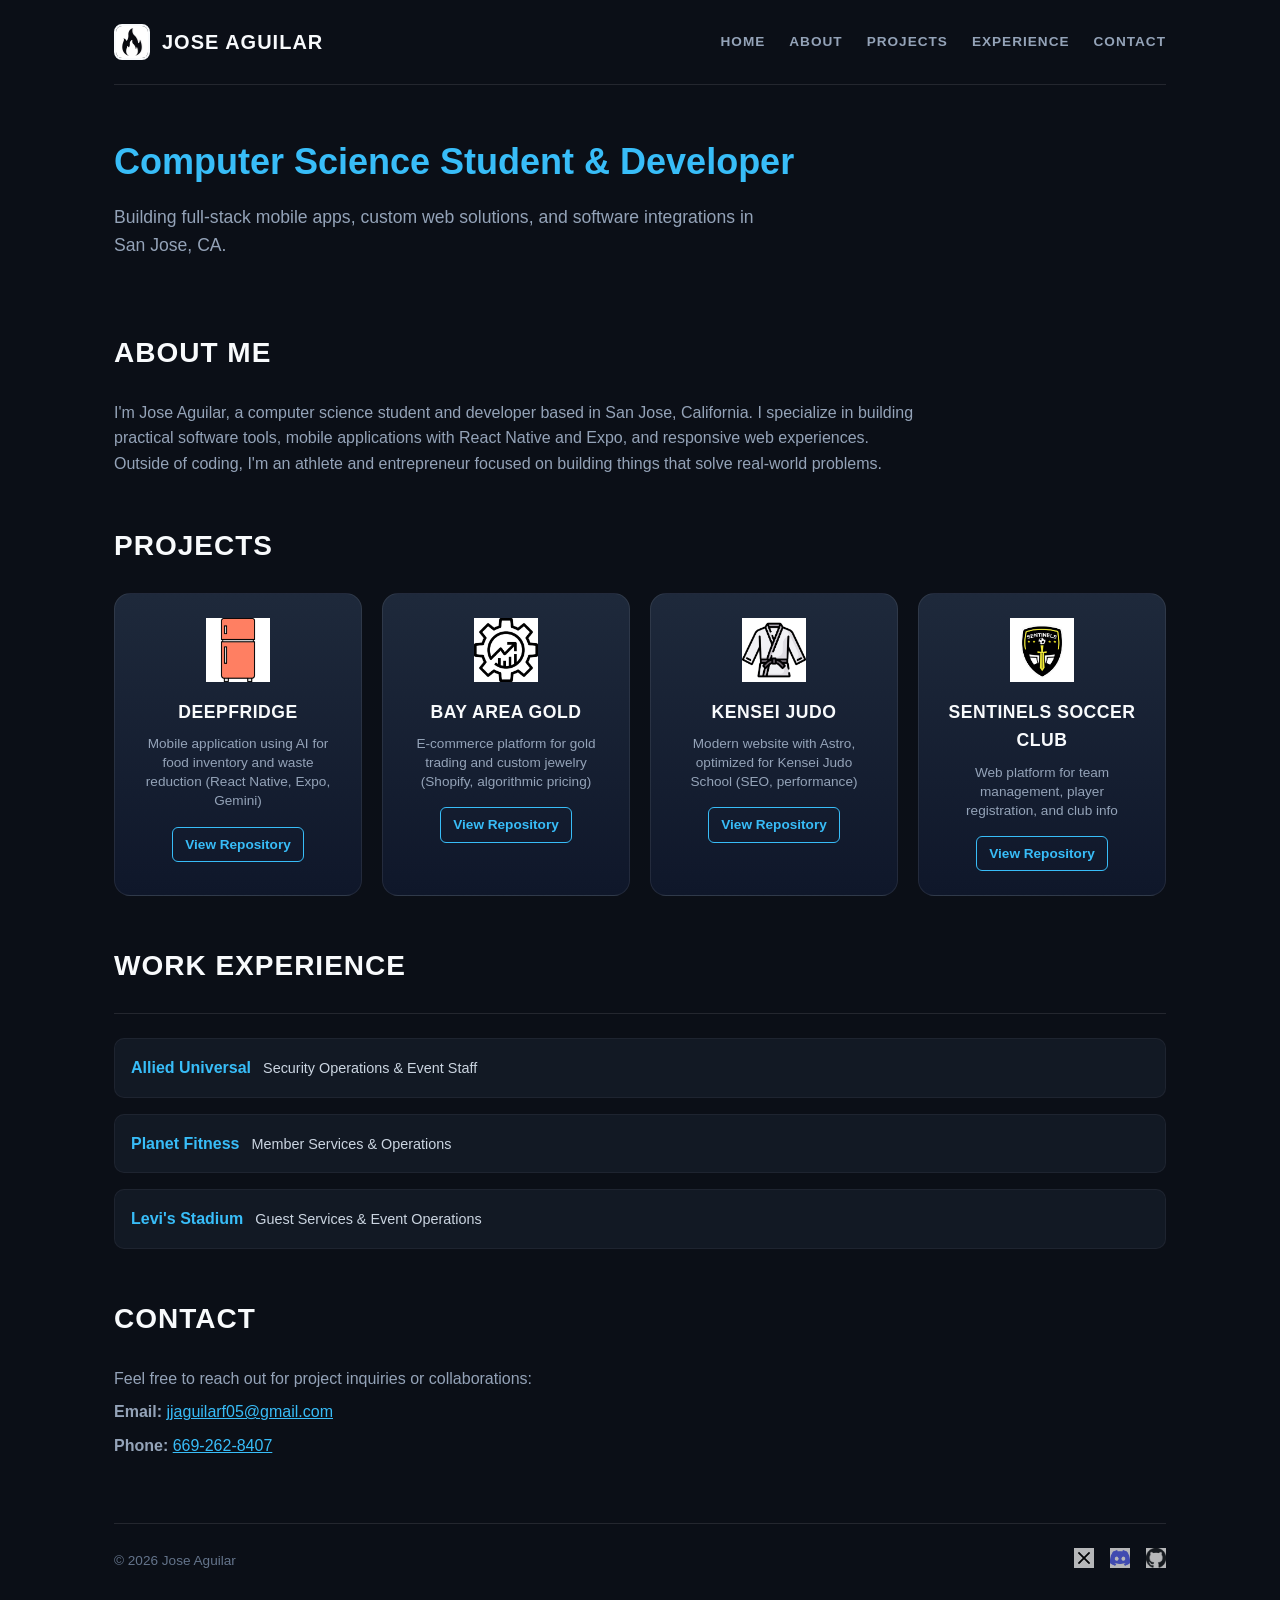
<file: my-portfolio-folder/index.html>
<!DOCTYPE html>
<html lang="en">
<head>
  <meta charset="UTF-8">
  <meta name="viewport" content="width=device-width, initial-scale=1.0">
  <title>Jose Aguilar | Portfolio</title>
  <!-- Links the external stylesheet properly -->
  <link rel="stylesheet" href="style.css">
</head>
<body>

  <div class="container">
    <header class="navbar">
      <div class="brand">
        <div class="brand-logo">
          <img src="assests/logo.jpg" alt="JA Logo">
        </div>
        <span>JOSE AGUILAR</span>
      </div>
      <nav>
        <ul class="nav-links">
          <li><a href="#home">HOME</a></li>
          <li><a href="#about">ABOUT</a></li>
          <li><a href="#projects">PROJECTS</a></li>
          <li><a href="#experience">EXPERIENCE</a></li>
          <li><a href="#contact">CONTACT</a></li>
        </ul>
      </nav>
    </header>

    <main>
      <!-- Hero Intro Section -->
      <section class="hero" id="home">
        <h1 class="hero-title">Computer Science Student & Developer</h1>
        <p class="hero-subtitle">Building full-stack mobile apps, custom web solutions, and software integrations in San Jose, CA.</p>
      </section>

      <!-- About Section -->
      <section id="about">
        <h2 class="section-title">ABOUT ME</h2>
        <p class="about-text">
          I'm Jose Aguilar, a computer science student and developer based in San Jose, California. I specialize in building practical software tools, mobile applications with React Native and Expo, and responsive web experiences. Outside of coding, I'm an athlete and entrepreneur focused on building things that solve real-world problems.
        </p>
      </section>

      <!-- Projects Section -->
      <section id="projects">
        <h2 class="section-title">PROJECTS</h2>
        <div class="project-grid">
          
          <article class="project-card">
            <div class="project-icon">
              <img src="assests/deepfridge.png" alt="DeepFridge Icon">
            </div>
            <h3 class="project-title">DEEPFRIDGE</h3>
            <p class="project-desc">Mobile application using AI for food inventory and waste reduction (React Native, Expo, Gemini)</p>
            <a href="https://github.com/jjaguilarf05-sketch/responsive-portfolio-midterm" target="_blank" class="project-link">View Repository</a>
          </article>

          <article class="project-card">
            <div class="project-icon">
              <img src="assests/bayareagold.png" alt="Bay Area Gold Icon">
            </div>
            <h3 class="project-title">BAY AREA GOLD</h3>
            <p class="project-desc">E-commerce platform for gold trading and custom jewelry (Shopify, algorithmic pricing)</p>
            <a href="https://github.com/jjaguilarf05-sketch/responsive-portfolio-midterm" target="_blank" class="project-link">View Repository</a>
          </article>

          <article class="project-card">
            <div class="project-icon">
              <img src="assests/kenseijudo.png" alt="Kensei Judo Icon">
            </div>
            <h3 class="project-title">KENSEI JUDO</h3>
            <p class="project-desc">Modern website with Astro, optimized for Kensei Judo School (SEO, performance)</p>
            <a href="https://github.com/jjaguilarf05-sketch/responsive-portfolio-midterm" target="_blank" class="project-link">View Repository</a>
          </article>

          <article class="project-card">
            <div class="project-icon">
              <img src="assests/sentinelssoccer.png" alt="Sentinels Soccer Icon">
            </div>
            <h3 class="project-title">SENTINELS SOCCER CLUB</h3>
            <p class="project-desc">Web platform for team management, player registration, and club info</p>
            <a href="https://github.com/jjaguilarf05-sketch/responsive-portfolio-midterm" target="_blank" class="project-link">View Repository</a>
          </article>

        </div>
      </section>

      <!-- Work Experience Section -->
      <section id="experience">
        <h2 class="section-title">WORK EXPERIENCE</h2>
        <div class="experience-list">
          <div class="experience-item">
            <span class="company-name">Allied Universal</span>
            <span class="role-desc">Security Operations & Event Staff</span>
          </div>
          <div class="experience-item">
            <span class="company-name">Planet Fitness</span>
            <span class="role-desc">Member Services & Operations</span>
          </div>
          <div class="experience-item">
            <span class="company-name">Levi's Stadium</span>
            <span class="role-desc">Guest Services & Event Operations</span>
          </div>
        </div>
      </section>

      <!-- Contact Section -->
      <section id="contact">
        <h2 class="section-title">CONTACT</h2>
        <div class="contact-content">
          <p>Feel free to reach out for project inquiries or collaborations:</p>
          <p><strong>Email:</strong> <a href="mailto:jjaguilarf05@gmail.com">jjaguilarf05@gmail.com</a></p>
          <p><strong>Phone:</strong> <a href="tel:6692628407">669-262-8407</a></p>
        </div>
      </section>
    </main>

    <footer class="footer">
      <div>&copy; 2026 Jose Aguilar</div>
      <div class="social-links">
        <a href="https://x.com" target="_blank" aria-label="X">
          <img src="assests/x-icon.png" alt="X Icon">
        </a>
        <a href="https://discord.com" target="_blank" aria-label="Discord">
          <img src="assests/discord-icon.png" alt="Discord Icon">
        </a>
        <a href="https://github.com/jjaguilarf05-sketch/responsive-portfolio-midterm" target="_blank" aria-label="GitHub">
          <img src="assests/github-icon.png" alt="GitHub Icon">
        </a>
      </div>
    </footer>
  </div>

</body>
</html>
</file>
<file: my-portfolio-folder/style.css>
/* Reset & Base Styles */
* {
  box-sizing: border-box;
  margin: 0;
  padding: 0;
}

body {
  font-family: -apple-system, BlinkMacSystemFont, "Segoe UI", Roboto, Helvetica, Arial, sans-serif;
  background-color: #0b0f17;
  color: #f8fafc;
  line-height: 1.6;
  padding-bottom: 40px;
}

a {
  color: inherit;
  text-decoration: none;
}

/* Outer Wrapper Container */
.container {
  max-width: 1100px;
  margin: 0 auto;
  padding: 0 24px;
}

/* Hero Banner Section */
.hero {
  display: flex;
  flex-direction: column;
  align-items: flex-start;
  padding: 48px 0 24px 0;
  gap: 12px;
}

.hero-title {
  font-size: 2.25rem;
  font-weight: 800;
  color: #38bdf8;
}

.hero-subtitle {
  font-size: 1.1rem;
  color: #94a3b8;
  max-width: 650px;
}

/* Navbar Flexbox */
.navbar {
  display: flex;
  justify-content: space-between;
  align-items: center;
  padding: 24px 0;
  border-bottom: 1px solid rgba(255, 255, 255, 0.1);
}

.brand {
  display: flex;
  align-items: center;
  gap: 12px;
  font-weight: 700;
  font-size: 1.25rem;
  letter-spacing: 1px;
}

.brand-logo {
  width: 36px;
  height: 36px;
  border: 2px solid #f8fafc;
  border-radius: 8px;
  display: flex;
  align-items: center;
  justify-content: center;
  overflow: hidden;
  background-color: #1e293b;
}

.brand-logo img {
  width: 100%;
  height: 100%;
  object-fit: cover;
}

.nav-links {
  display: flex;
  gap: 24px;
  list-style: none;
  font-size: 0.85rem;
  font-weight: 600;
  letter-spacing: 1px;
}

.nav-links a {
  color: #94a3b8;
  transition: color 0.2s ease;
}

.nav-links a:hover {
  color: #38bdf8;
}

/* Section Headers */
.section-title {
  font-size: 1.75rem;
  font-weight: 800;
  letter-spacing: 1px;
  margin: 48px 0 24px 0;
  text-transform: uppercase;
}

/* About & Contact Content */
.about-text, .contact-content {
  color: #94a3b8;
  font-size: 1rem;
  max-width: 800px;
}

.contact-content p {
  margin-bottom: 8px;
}

.contact-content a {
  color: #38bdf8;
  text-decoration: underline;
}

/* Projects Grid (CSS Grid) */
.project-grid {
  display: grid;
  grid-template-columns: repeat(auto-fit, minmax(240px, 1fr));
  gap: 20px;
}

.project-card {
  background: linear-gradient(180deg, #1e293b 0%, #0f172a 100%);
  border: 1px solid rgba(255, 255, 255, 0.08);
  border-radius: 16px;
  padding: 24px;
  display: flex;
  flex-direction: column;
  align-items: center;
  text-align: center;
  transition: transform 0.2s ease, border-color 0.2s ease;
}

.project-card:hover {
  transform: translateY(-4px);
  border-color: rgba(56, 189, 248, 0.4);
}

.project-icon {
  width: 64px;
  height: 64px;
  margin-bottom: 16px;
  display: flex;
  align-items: center;
  justify-content: center;
}

.project-icon img {
  width: 100%;
  height: 100%;
  object-fit: contain;
}

.project-title {
  font-size: 1.1rem;
  font-weight: 700;
  letter-spacing: 0.5px;
  margin-bottom: 8px;
  text-transform: uppercase;
}

.project-desc {
  font-size: 0.85rem;
  color: #94a3b8;
  line-height: 1.4;
  margin-bottom: 16px;
}

.project-link {
  font-size: 0.85rem;
  color: #38bdf8;
  font-weight: 600;
  border: 1px solid #38bdf8;
  padding: 6px 12px;
  border-radius: 6px;
  transition: background 0.2s ease, color 0.2s ease;
}

.project-link:hover {
  background: #38bdf8;
  color: #0b0f17;
}

/* Work Experience */
.experience-list {
  display: flex;
  flex-direction: column;
  gap: 16px;
  border-top: 1px solid rgba(255, 255, 255, 0.1);
  padding-top: 24px;
}

.experience-item {
  display: flex;
  align-items: baseline;
  gap: 12px;
  background: rgba(30, 41, 59, 0.4);
  padding: 16px;
  border-radius: 10px;
  border: 1px solid rgba(255, 255, 255, 0.05);
}

.company-name {
  font-weight: 700;
  font-size: 1rem;
  color: #38bdf8;
  white-space: nowrap;
}

.role-desc {
  color: #cbd5e1;
  font-size: 0.9rem;
}

/* Footer */
.footer {
  display: flex;
  justify-content: space-between;
  align-items: center;
  margin-top: 64px;
  padding-top: 24px;
  border-top: 1px solid rgba(255, 255, 255, 0.1);
  color: #64748b;
  font-size: 0.85rem;
}

.social-links {
  display: flex;
  gap: 16px;
}

.social-links img {
  width: 20px;
  height: 20px;
  opacity: 0.7;
  transition: opacity 0.2s ease;
}

.social-links a:hover img {
  opacity: 1;
}

/* Media Queries */
@media screen and (max-width: 800px) {
  .navbar {
    flex-direction: column;
    gap: 16px;
  }
  .project-grid {
    grid-template-columns: repeat(2, 1fr);
  }
}

@media screen and (max-width: 550px) {
  .project-grid {
    grid-template-columns: 1fr;
  }
}

@media screen and (max-width: 400px) {
  .hero-title {
    font-size: 1.75rem;
  }
  .nav-links {
    flex-direction: column;
    align-items: center;
    gap: 12px;
  }
  .experience-item {
    flex-direction: column;
    gap: 4px;
  }
  .footer {
    flex-direction: column;
    gap: 16px;
  }
}
</file>
